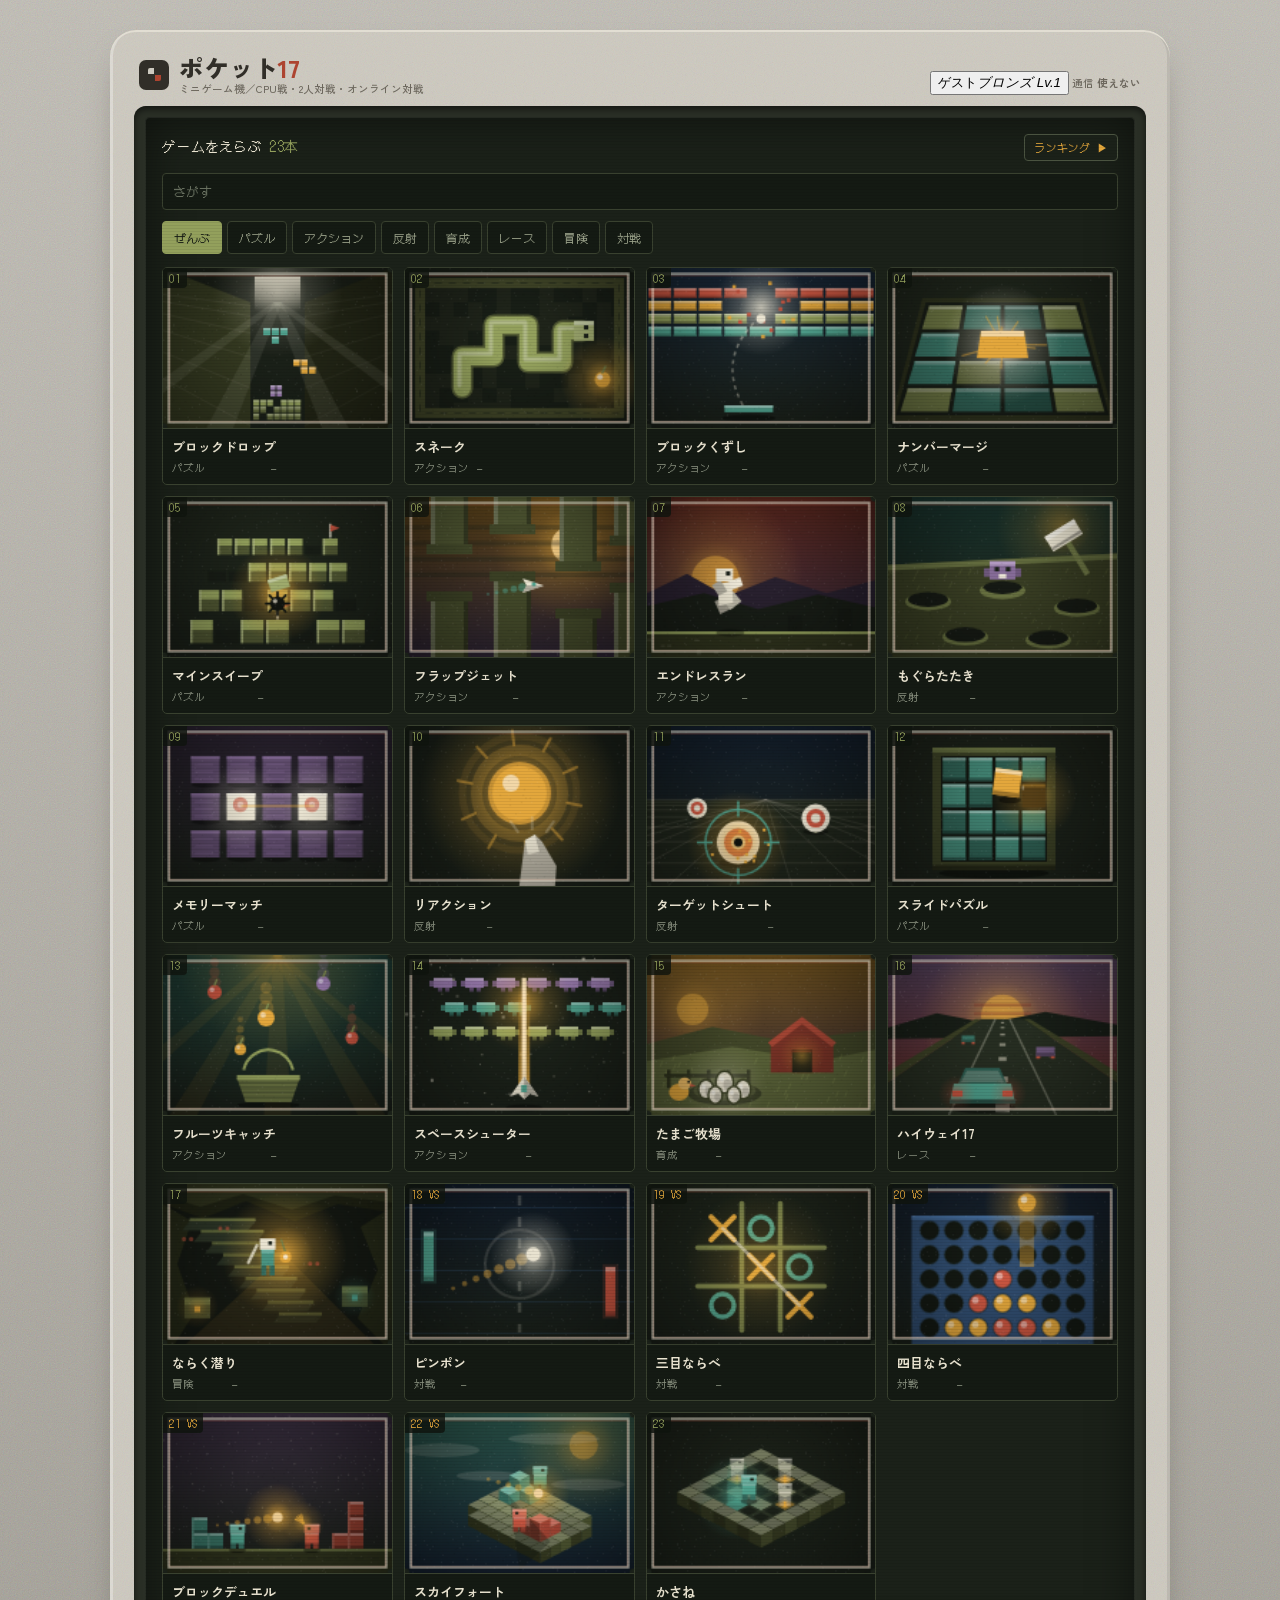
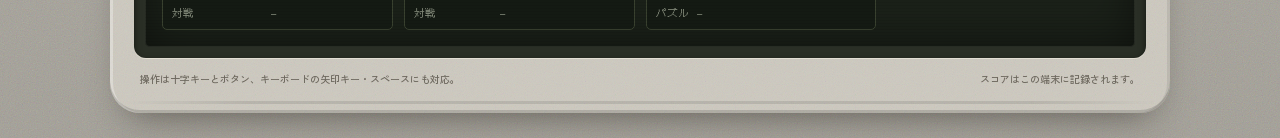
<file: index.html>
<!DOCTYPE html>
<html lang="ja">
<head>
<meta charset="utf-8">
<meta name="viewport" content="width=device-width, initial-scale=1, viewport-fit=cover">
<title>ポケット17 ミニゲーム機</title>
<meta name="description" content="ブラウザだけで遊べるミニゲーム集。落ちものパズル、ブロックくずし、四目ならべ、育成放置ゲームほか。CPU戦・2人対戦・オンライン対戦とランキングつき。登録もダウンロードも不要。">
<meta name="theme-color" content="#cdc9bf">
<meta name="color-scheme" content="light">

<!-- 公開URL。ドメインを変えたら、robots.txt と sitemap.xml の同じURLも直すこと -->
<link rel="canonical" href="https://99pksv8hn8-netizen.github.io/pocket17/">
<meta property="og:url" content="https://99pksv8hn8-netizen.github.io/pocket17/">
<meta property="og:type" content="website">
<meta property="og:site_name" content="ポケット17">
<meta property="og:title" content="ポケット17 ミニゲーム機">
<meta property="og:description" content="ブラウザだけで遊べるミニゲーム集。CPU戦・2人対戦・オンライン対戦とランキングつき。">
<meta property="og:image" content="https://99pksv8hn8-netizen.github.io/pocket17/og.png">
<meta property="og:image:width" content="1200">
<meta property="og:image:height" content="630">
<meta name="twitter:card" content="summary_large_image">

<link rel="icon" href="favicon.svg" type="image/svg+xml">
<link rel="icon" href="favicon-32.png" sizes="32x32" type="image/png">
<link rel="apple-touch-icon" href="apple-touch-icon.png">
<link rel="manifest" href="manifest.webmanifest">
<meta name="apple-mobile-web-app-title" content="ポケット17">
<meta name="mobile-web-app-capable" content="yes">

<link rel="preconnect" href="https://fonts.googleapis.com">
<link rel="preconnect" href="https://fonts.gstatic.com" crossorigin>
<link href="https://fonts.googleapis.com/css2?family=DotGothic16&family=Zen+Kaku+Gothic+New:wght@400;500;700;900&display=swap" rel="stylesheet">
<link rel="stylesheet" href="style.css">

<script src="core.js" defer></script>
<script src="art.js" defer></script>
<script src="rank.js" defer></script>
<script src="net.js" defer></script>
<script src="app.js" defer></script>
<script src="games-a.js" defer></script>
<script src="games-b.js" defer></script>
<script src="games-c.js" defer></script>
<script src="games-d.js" defer></script>
<script src="games-e.js" defer></script>
<script src="games-vs.js" defer></script>
<script src="games-f.js" defer></script>
<script src="games-g.js" defer></script>
<script src="kasane.js" defer></script>
<script src="games-h.js" defer></script>
<script src="boot.js" defer></script>
</head>
<body>
<noscript>
  <div style="max-width:560px;margin:40px auto;padding:20px;background:#cdc9bf;border-radius:12px;font-family:system-ui,sans-serif;color:#312e28;line-height:1.8">
    <b>JavaScriptをオンにしてください。</b><br>
    このゲーム機はブラウザのJavaScriptで動いています。設定でオンにすると遊べます。
  </div>
</noscript>
<div class="shell">
  <div class="plate">
    <div class="maker">
      <div class="mark"><i></i></div>
      <div class="name">
        <b>ポケット<em>17</em></b>
        <span>ミニゲーム機／CPU戦・2人対戦・オンライン対戦</span>
      </div>
    </div>
    <div class="spec" id="spec">
      <button class="plate-name" id="nameBtn">
        <span id="pname">ゲスト</span><i id="ptier">ブロンズ Lv.1</i>
      </button>
      <span class="plate-net">通信 <b id="netLamp">確認中</b></span>
    </div>
  </div>

  <div class="bezel">
    <div class="lens" id="lens">
      <div class="boot" id="boot"><span id="bootTx">POCKET16</span></div>

      <!-- カタログ -->
      <div class="scr" id="menu">
        <div class="row">
          <h2>ゲームをえらぶ <u id="cnt">23本</u></h2>
          <div class="rhint" id="playedTx"></div>
          <button class="rankbtn" id="toRank">ランキング ▶</button>
        </div>
        <div class="find">
          <input id="q" type="text" placeholder="さがす" autocomplete="off" aria-label="ゲームをさがす">
        </div>
        <div class="tabs" id="tabs"></div>
        <div class="list" id="list" style="margin-top:11px"></div>
      </div>

      <!-- プレイ -->
      <div class="scr" id="game" hidden>
        <div class="gtop">
          <button class="quit" id="quit">◀ もどる</button>
          <h3 class="gname" id="gname">—<s id="gsub"></s></h3>
          <div class="readout">
            <div class="cell2"><i>SCORE</i><b class="tnum" id="sc">0</b></div>
            <div class="cell2 b2"><i>BEST</i><b class="tnum" id="bs">0</b></div>
          </div>
        </div>
        <div class="field" id="field"></div>
        <div class="note" id="note"></div>
        <div class="guide" id="guide"></div>
      </div>

      <!-- ランキング -->
      <div class="scr" id="ranking" hidden>
        <div class="gtop">
          <button class="quit" id="rbk">◀ もどる</button>
          <h3 class="gname">ランキング<s id="rme"></s></h3>
        </div>
        <div id="rkbody"></div>
      </div>

      <div class="sheet" id="sheet"><div class="card" id="card"></div></div>
    </div>
  </div>

  <div class="deck" id="deck"></div>

  <div class="foot">
    <span>操作は十字キーとボタン、キーボードの矢印キー・スペースにも対応。</span>
    <span>スコアはこの端末に記録されます。</span>
  </div>
</div>
</body>
</html>
</file>
<file: style.css>
/* 16 in 1 の携帯ゲーム機。灰色プラスチックの筐体にシルク印刷のラベル、
   へこんだ画面の中にカタログとゲームが入る。画面だけが暗い。 */
:root{
  color-scheme: light;
  --shell:#cdc9bf;        /* 筐体のプラスチック */
  --shell-hi:#e2ded3;     /* 成形のハイライト */
  --shell-lo:#a29d93;     /* 成形の影 */
  --ink:#312e28;          /* 筐体に印刷された文字 */
  --ink-soft:#6c675d;
  --screen:#1b2119;       /* 液晶の地 */
  --red:#ad4430;          /* 印刷の赤 */
  --blue:#2d567e;         /* 印刷の青 */

  --f-shell:"Zen Kaku Gothic New", system-ui, -apple-system, "Hiragino Kaku Gothic ProN", sans-serif;
  --f-screen:"DotGothic16", "Zen Kaku Gothic New", monospace;
}
*{box-sizing:border-box}
html,body{margin:0;padding:0}
body{
  background:#b4b0a6;
  background-image:
    linear-gradient(180deg, rgba(255,255,255,.14), rgba(0,0,0,.09)),
    url("data:image/svg+xml,%3Csvg xmlns='http://www.w3.org/2000/svg' width='140' height='140'%3E%3Cfilter id='n'%3E%3CfeTurbulence type='fractalNoise' baseFrequency='0.85' numOctaves='3'/%3E%3C/filter%3E%3Crect width='140' height='140' filter='url(%23n)' opacity='.3'/%3E%3C/svg%3E");
  color:var(--ink);
  font-family:var(--f-shell);
  font-weight:500;
  min-height:100%;
  -webkit-font-smoothing:antialiased;
  -webkit-tap-highlight-color:transparent;
  padding:clamp(10px,2.5vw,30px) clamp(8px,2vw,24px) calc(26px + env(safe-area-inset-bottom,0px));
}
.tnum{font-variant-numeric:tabular-nums}

/* ---------- 筐体 ---------- */
.shell{
  max-width:1060px;margin:0 auto;position:relative;
  background:var(--shell);
  background-image:url("data:image/svg+xml,%3Csvg xmlns='http://www.w3.org/2000/svg' width='120' height='120'%3E%3Cfilter id='g'%3E%3CfeTurbulence type='fractalNoise' baseFrequency='1.1' numOctaves='2'/%3E%3C/filter%3E%3Crect width='120' height='120' filter='url(%23g)' opacity='.16'/%3E%3C/svg%3E");
  border-radius:26px 26px 30px 30px;
  padding:clamp(13px,2.4vw,24px);
  box-shadow:
    inset 0 2px 0 var(--shell-hi),
    inset 0 -3px 0 rgba(0,0,0,.14),
    inset 3px 0 0 rgba(255,255,255,.3),
    inset -3px 0 0 rgba(0,0,0,.08),
    0 18px 36px -18px rgba(40,36,30,.6);
}
/* 筐体の成形の溝 */
.shell::after{
  content:"";position:absolute;left:14px;right:14px;bottom:9px;height:3px;border-radius:2px;
  background:linear-gradient(90deg,transparent,rgba(0,0,0,.1) 12%,rgba(0,0,0,.1) 88%,transparent);
  pointer-events:none;
}

/* ---------- 筐体のラベル ---------- */
.plate{display:flex;align-items:flex-end;justify-content:space-between;gap:12px;padding:1px 5px 11px;flex-wrap:wrap}
.maker{display:flex;align-items:center;gap:10px}
.mark{
  width:30px;height:30px;flex:0 0 auto;border-radius:7px;
  background:var(--ink);display:grid;place-items:center;
}
.mark i{display:block;width:13px;height:13px;border-radius:2px;
  background:
    linear-gradient(var(--shell) 0 0) 0 0/6px 6px no-repeat,
    linear-gradient(var(--red) 0 0) 7px 7px/6px 6px no-repeat;}
.name{line-height:1}
.name b{display:block;font-size:clamp(19px,3.6vw,25px);font-weight:900;letter-spacing:-.01em}
.name b em{font-style:normal;color:var(--red)}
.name span{display:block;font-size:10.5px;color:var(--ink-soft);margin-top:4px;font-weight:500}
.spec{text-align:right;font-size:10.5px;color:var(--ink-soft);line-height:1.7}
.spec b{color:var(--ink);font-weight:700}

/* ---------- 画面（へこみ） ---------- */
.bezel{
  background:#2a2f26;border-radius:12px;padding:clamp(7px,1.3vw,11px);
  box-shadow:
    inset 0 3px 7px rgba(0,0,0,.55),
    0 1px 0 var(--shell-hi);
}
.lens{
  background:var(--screen);border-radius:5px;overflow:hidden;position:relative;
  box-shadow:inset 0 0 0 1px rgba(233,227,208,.09), inset 0 0 44px rgba(0,0,0,.5);
  min-height:260px;
}
/* 走査線。動かない。 */
.lens::after{
  content:"";position:absolute;inset:0;pointer-events:none;z-index:40;
  background:repeating-linear-gradient(180deg, rgba(0,0,0,.14) 0 1px, transparent 1px 3px);
  opacity:.5;
}
.scr{padding:clamp(11px,2vw,17px);position:relative;z-index:2;color:#e9e3d0}

/* 画面内の見出し */
.row{display:flex;align-items:baseline;justify-content:space-between;gap:10px;margin-bottom:12px;flex-wrap:wrap}
.row h2{font-family:var(--f-screen);font-size:14px;font-weight:400;margin:0;color:#e9e3d0;letter-spacing:.02em}
.row h2 u{text-decoration:none;color:#93a05c}
.rhint{font-size:11px;color:#8a9180;font-family:var(--f-screen)}
.rankbtn{
  margin-left:auto;font-family:var(--f-screen);font-size:11px;cursor:pointer;
  background:#1b2119;color:#e3a73c;border:1px solid #4a5340;border-radius:4px;
  padding:4px 9px;letter-spacing:.02em;
}
.rankbtn:hover{border-color:#e3a73c}
.rankbtn:focus-visible{outline:2px solid #e3a73c;outline-offset:2px}

/* 検索・絞り込み */
.find{display:flex;gap:7px;margin-bottom:11px;flex-wrap:wrap}
.find input{
  flex:1 1 150px;min-width:0;background:#141a13;color:#e9e3d0;
  border:1px solid #39412f;border-radius:4px;padding:8px 10px;
  font-family:var(--f-screen);font-size:13px;outline:none;
}
.find input::placeholder{color:#6d7564}
.find input:focus{border-color:#93a05c}
.tabs{display:flex;gap:5px;overflow-x:auto;scrollbar-width:none;padding-bottom:2px}
.tabs::-webkit-scrollbar{display:none}
.tab{
  flex:0 0 auto;cursor:pointer;font-family:var(--f-screen);font-size:12px;
  background:#141a13;color:#9aa189;border:1px solid #39412f;border-radius:4px;padding:7px 11px;
}
.tab:hover{color:#e9e3d0}
.tab[aria-pressed="true"]{background:#93a05c;color:#161b14;border-color:#93a05c}

/* ---------- カタログ ---------- */
.list{display:grid;grid-template-columns:repeat(auto-fill,minmax(186px,1fr));gap:11px}
.item{
  cursor:pointer;text-align:left;padding:0;overflow:hidden;
  background:#141a13;border:1px solid #39412f;border-radius:5px;color:#e9e3d0;
  font-family:inherit;display:flex;flex-direction:column;
}
.item:hover{border-color:#6f7a58}
.item:focus-visible{outline:2px solid #e3a73c;outline-offset:2px}
.item .shot{position:relative;display:block;width:100%;background:#0f140e;border-bottom:1px solid #39412f}
.item .shot canvas{display:block;width:100%;height:auto}
.item .no{
  position:absolute;left:0;top:0;font-family:var(--f-screen);font-size:11px;
  background:rgba(15,20,14,.82);color:#93a05c;padding:2px 6px;border-bottom-right-radius:4px;
}
.item .txt{padding:8px 9px 9px}
.item h3{margin:0 0 4px;font-size:13px;font-weight:700;letter-spacing:0}
.item .meta{display:flex;justify-content:space-between;gap:8px;font-family:var(--f-screen);font-size:10.5px;color:#8a9180}
.item .meta .hi{color:#e3a73c}
.item.vs .no{color:#e3a73c}
.none{grid-column:1/-1;padding:38px 8px;text-align:center;color:#8a9180;font-family:var(--f-screen);font-size:13px}

/* ---------- プレイ画面 ---------- */
.gtop{display:flex;align-items:center;gap:9px;margin-bottom:11px;flex-wrap:wrap}
.quit{
  cursor:pointer;background:#141a13;color:#e9e3d0;border:1px solid #39412f;border-radius:4px;
  padding:7px 11px;font-family:var(--f-screen);font-size:12px;
}
.quit:hover{border-color:#6f7a58}
.gname{font-family:var(--f-screen);font-size:13px;margin:0;flex:1;min-width:120px}
.gname s{display:block;text-decoration:none;font-size:10.5px;color:#8a9180;margin-top:3px}
.readout{display:flex;gap:7px}
.cell2{background:#141a13;border:1px solid #39412f;border-radius:4px;padding:4px 10px;text-align:right;min-width:62px}
.cell2 i{display:block;font-family:var(--f-screen);font-size:9px;color:#7f8770;font-style:normal}
.cell2 b{display:block;font-family:var(--f-screen);font-size:17px;font-weight:400;color:#e3a73c;line-height:1.25}
.cell2.b2 b{color:#93a05c}

.field{--tint:#93a05c;position:relative;display:flex;flex-direction:column;align-items:center;gap:10px;min-height:200px;justify-content:center}
.field canvas{display:block;max-width:100%;height:auto;image-rendering:auto;border-radius:2px}
.note{font-family:var(--f-screen);font-size:12px;color:#aeb49f;text-align:center;min-height:16px;line-height:1.6}
.note b{color:#e3a73c;font-weight:400}
.guide{font-size:11px;color:#79806c;text-align:center;max-width:430px;line-height:1.65}

/* 画面の中のパネル（結果・ロビー） */
.sheet{position:absolute;inset:0;display:none;place-items:center;z-index:30;background:rgba(14,18,13,.9);padding:16px}
.sheet.on{display:grid}
.card{
  width:100%;max-width:330px;background:#171d15;border:1px solid #4a533d;border-radius:6px;
  padding:19px 17px;text-align:center;
}
.card h4{margin:0 0 9px;font-family:var(--f-screen);font-size:15px;font-weight:400;color:#e9e3d0}
.card .fig{font-family:var(--f-screen);font-size:38px;color:#e3a73c;line-height:1;margin:0 0 4px}
.card p{margin:0 0 15px;font-size:12px;color:#9aa189;line-height:1.75}
.card .rec{display:inline-block;font-family:var(--f-screen);font-size:10px;color:#161b14;background:#e3a73c;padding:3px 8px;border-radius:3px;margin-bottom:11px}
.keys{display:flex;gap:7px;justify-content:center;flex-wrap:wrap}
.key{
  cursor:pointer;font-family:var(--f-screen);font-size:13px;padding:10px 18px;border-radius:4px;
  border:1px solid #93a05c;background:#93a05c;color:#161b14;
}
.key.alt{background:transparent;color:#aeb49f;border-color:#4a533d}
.key:hover{filter:brightness(1.08)}
.card label{display:block;text-align:left;font-size:11px;color:#8a9180;margin:0 0 5px}
.card input{
  width:100%;background:#0f140e;border:1px solid #4a533d;border-radius:4px;color:#e9e3d0;
  padding:9px 11px;font-family:var(--f-screen);font-size:15px;outline:none;margin-bottom:12px;
  text-align:center;letter-spacing:.14em;
}
.card input:focus{border-color:#93a05c}
.who{display:flex;flex-direction:column;gap:6px;margin:0 0 13px;text-align:left}
.who div{display:flex;align-items:center;gap:7px;font-size:11.5px;color:#aeb49f;
  background:#0f140e;border:1px solid #39412f;border-radius:4px;padding:7px 9px}
.who i{width:7px;height:7px;border-radius:50%;background:#93a05c;flex:0 0 auto}
.who i.off{background:#6c675d}

/* ---------- 操作部（筐体側） ---------- */
.deck{display:none;padding:14px 5px 2px;gap:14px;align-items:center;justify-content:space-between}
.deck.on{display:flex}
.dpad{position:relative;width:132px;height:132px;flex:0 0 auto}
.dpad b{
  position:absolute;background:var(--shell);border:none;cursor:pointer;
  box-shadow:inset 0 2px 0 var(--shell-hi), inset 0 -2px 0 var(--shell-lo), 0 2px 3px rgba(0,0,0,.2);
  display:grid;place-items:center;
}
.dpad b::before{content:"";border-style:solid;opacity:.5;border-color:transparent}
.dpad .u{left:44px;top:0;width:44px;height:48px;border-radius:7px 7px 0 0}
.dpad .d{left:44px;bottom:0;width:44px;height:48px;border-radius:0 0 7px 7px}
.dpad .l{top:44px;left:0;width:48px;height:44px;border-radius:7px 0 0 7px}
.dpad .r{top:44px;right:0;width:48px;height:44px;border-radius:0 7px 7px 0}
.dpad .u::before{border-width:0 7px 9px;border-bottom-color:var(--ink)}
.dpad .d::before{border-width:9px 7px 0;border-top-color:var(--ink)}
.dpad .l::before{border-width:7px 9px 7px 0;border-right-color:var(--ink)}
.dpad .r::before{border-width:7px 0 7px 9px;border-left-color:var(--ink)}
.dpad .c{left:44px;top:44px;width:44px;height:44px;background:var(--shell);box-shadow:none;cursor:default}
.dpad b:active, .dpad b.hold{box-shadow:inset 0 2px 4px rgba(0,0,0,.3);background:#c2bdb3}
.abs{display:flex;gap:13px;align-items:center}
.ab{
  width:66px;height:66px;border-radius:50%;cursor:pointer;border:none;
  background:var(--red);color:#f3ece0;font-family:var(--f-shell);font-weight:700;font-size:13px;
  box-shadow:inset 0 -3px 0 rgba(0,0,0,.22), inset 0 2px 0 rgba(255,255,255,.22), 0 3px 4px rgba(0,0,0,.22);
  line-height:1.2;padding:0 4px;
}
.ab.b{background:var(--blue)}
.ab:active, .ab.hold{box-shadow:inset 0 3px 6px rgba(0,0,0,.34);transform:translateY(2px)}
.ab.wide{width:auto;min-width:104px;height:54px;border-radius:27px}
.deck .legend{font-size:10px;color:var(--ink-soft);text-align:center;line-height:1.6;flex:1;min-width:84px}

/* 筐体下の印刷 */
.foot{display:flex;justify-content:space-between;gap:12px;padding:12px 6px 2px;font-size:10px;color:var(--ink-soft);flex-wrap:wrap;line-height:1.7}
.foot a{color:var(--blue)}

@media (max-width:620px){
  .list{grid-template-columns:repeat(auto-fill,minmax(141px,1fr));gap:8px}
  .item h3{font-size:12px}
  .dpad{width:116px;height:116px}
  .dpad .u,.dpad .d{left:38px;width:40px;height:42px}
  .dpad .l,.dpad .r{top:38px;width:42px;height:40px}
  .dpad .c{left:38px;top:38px;width:40px;height:40px}
  .ab{width:58px;height:58px;font-size:12px}
  .deck .legend{display:none}
  .lens{min-height:210px}
}
@media (prefers-reduced-motion:reduce){
  *{animation:none !important;transition:none !important}
}
.boot{position:absolute;inset:0;z-index:50;background:#0d110c;display:grid;place-items:center}
.boot span{font-family:var(--f-screen);font-size:13px;color:#93a05c}
.boot.off{display:none}
@keyframes flick{0%{opacity:0}18%{opacity:1}26%{opacity:.25}34%{opacity:1}100%{opacity:1}}
.lit{animation:flick .5s steps(1,end) 1}

/* 盤面にかける仕上げ。四隅を落として中心に目を集め、
   ゲームごとの色をうっすら乗せる。ゲーム側のコードには触らない。 */
.field::after{
  content:"";position:absolute;inset:0;z-index:3;pointer-events:none;border-radius:3px;
  background:
    radial-gradient(130% 100% at 50% 38%, transparent 52%, rgba(0,0,0,.40) 100%),
    radial-gradient(120% 90% at 50% 20%, color-mix(in srgb, var(--tint) 13%, transparent) 0%, transparent 62%);
}
@supports not (color: color-mix(in srgb, red 50%, blue)){
  .field::after{ background:radial-gradient(130% 100% at 50% 38%, transparent 52%, rgba(0,0,0,.40) 100%); }
}

/* ゲームを始めたときに一瞬だけ出すタイトルカード */
.tcard{
  position:absolute;inset:0;z-index:5;display:flex;flex-direction:column;
  align-items:center;justify-content:center;gap:9px;
  background:#0f140e;border-radius:3px;cursor:pointer;
  animation:tcIn .16s ease-out;
}
.tcard.out{opacity:0;transition:opacity .19s ease-in;pointer-events:none}
.tcard canvas{width:min(100%,420px);height:auto;border-radius:3px;
  box-shadow:0 6px 20px rgba(0,0,0,.55)}
.tcard b{font-size:14px;font-weight:700;letter-spacing:.04em;color:#e9e3d0}
.tcard i{font-family:var(--f-screen);font-size:10.5px;color:#79806c;font-style:normal}
@keyframes tcIn{from{opacity:0;transform:scale(.97)}to{opacity:1;transform:none}}
@media (prefers-reduced-motion:reduce){
  .tcard{animation:none}
  .tcard.out{transition:none}
}
</file>
